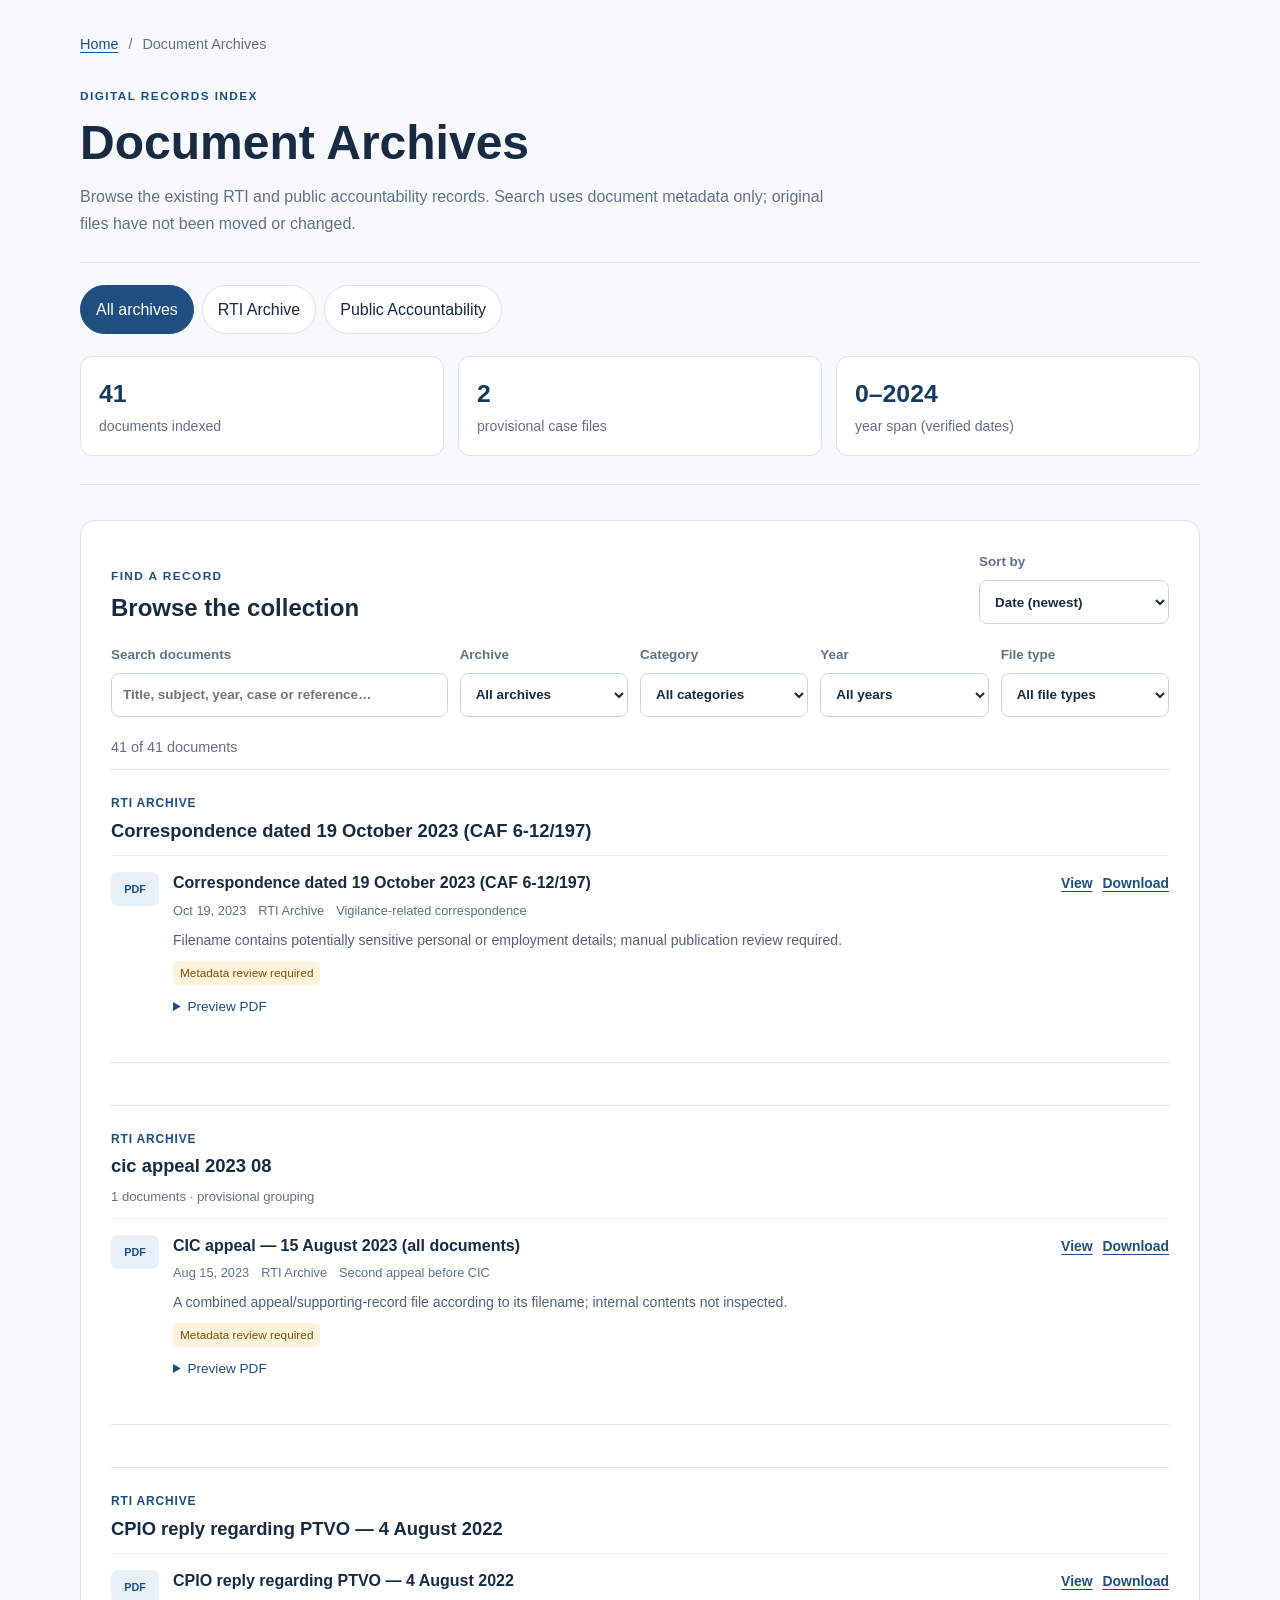
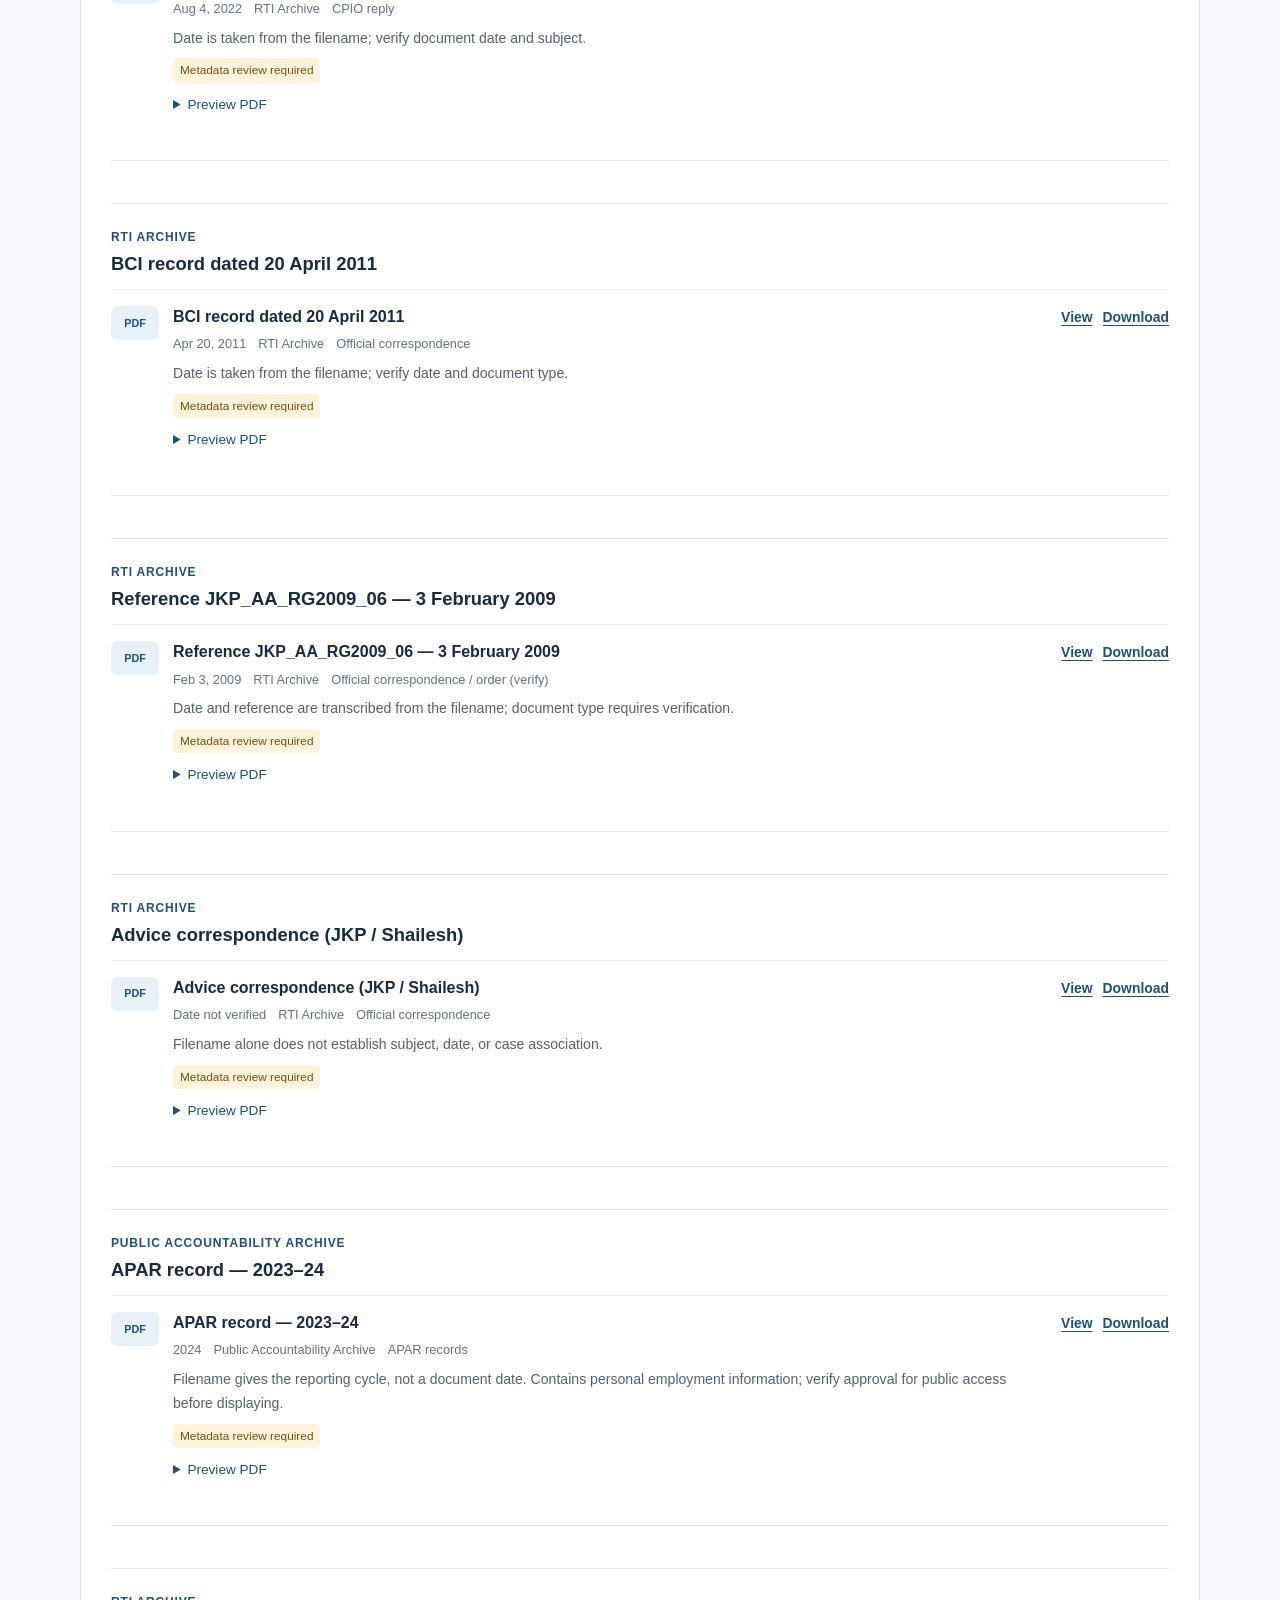
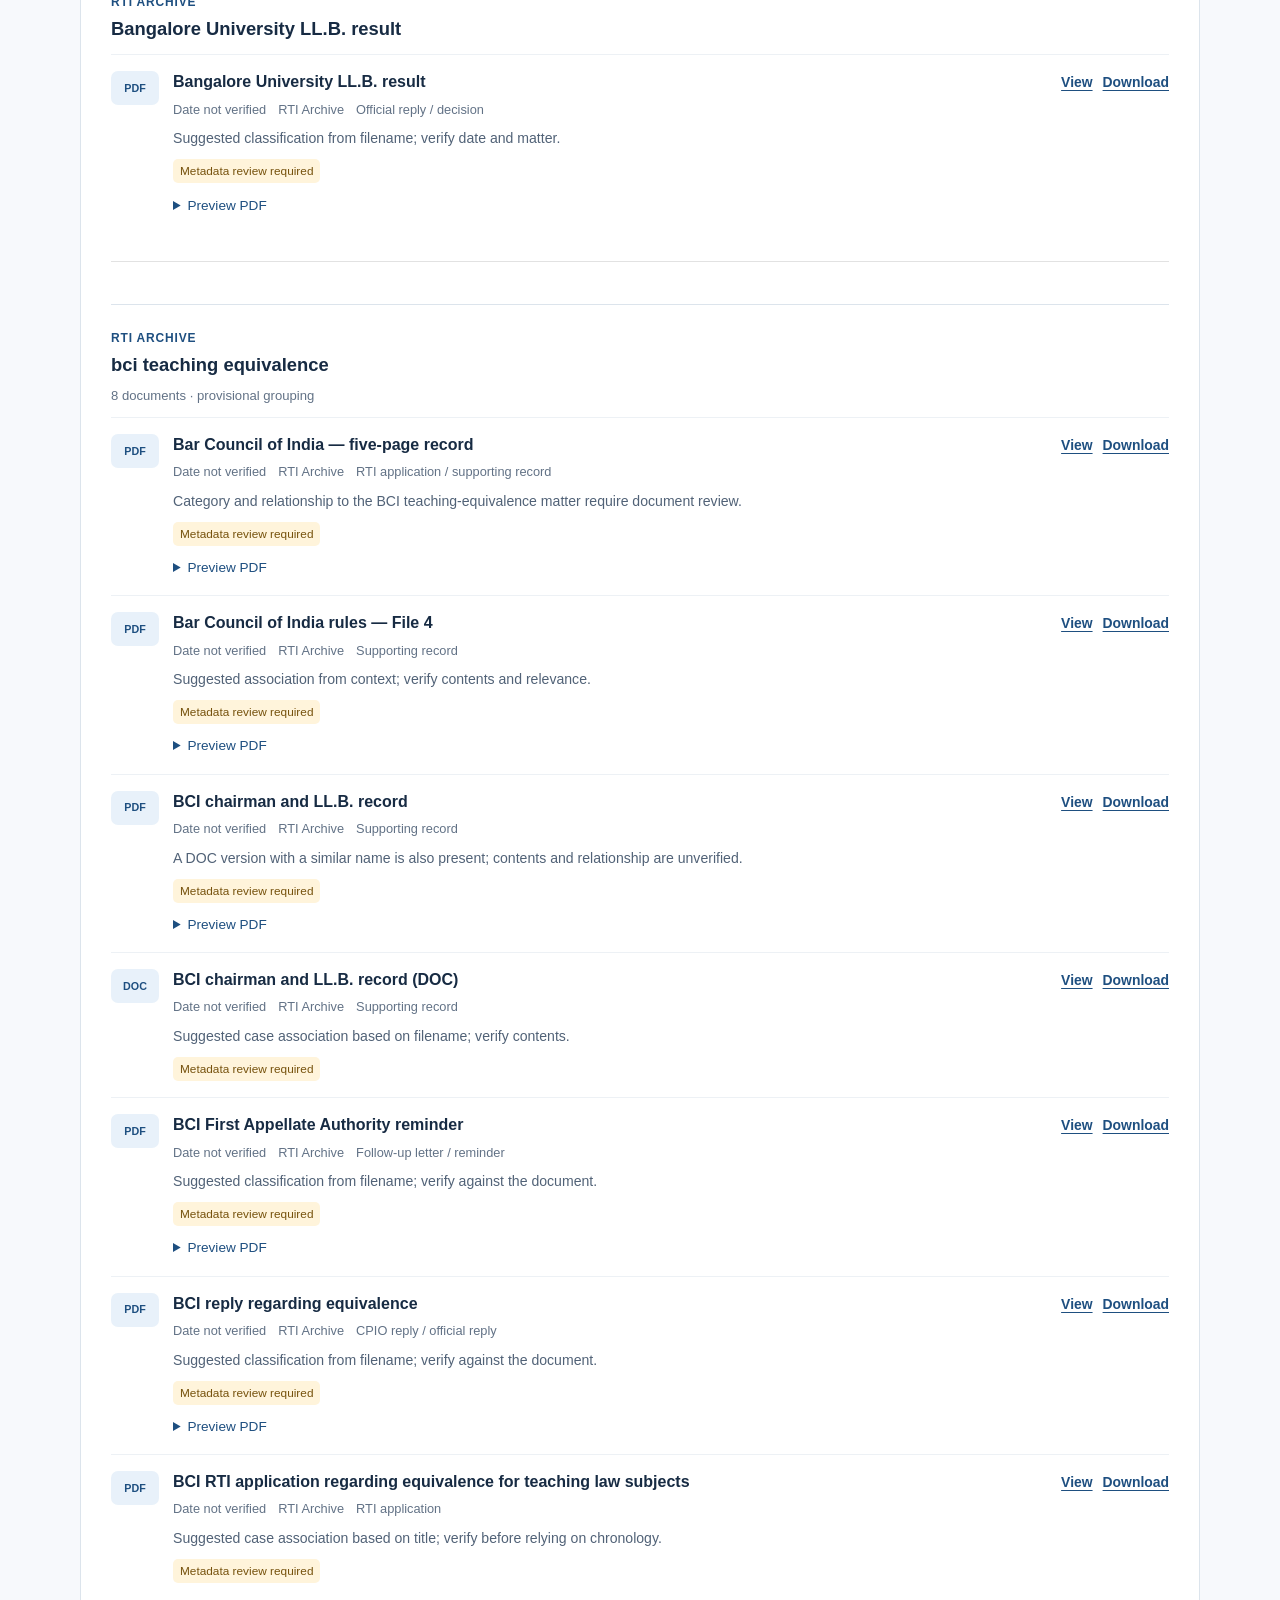
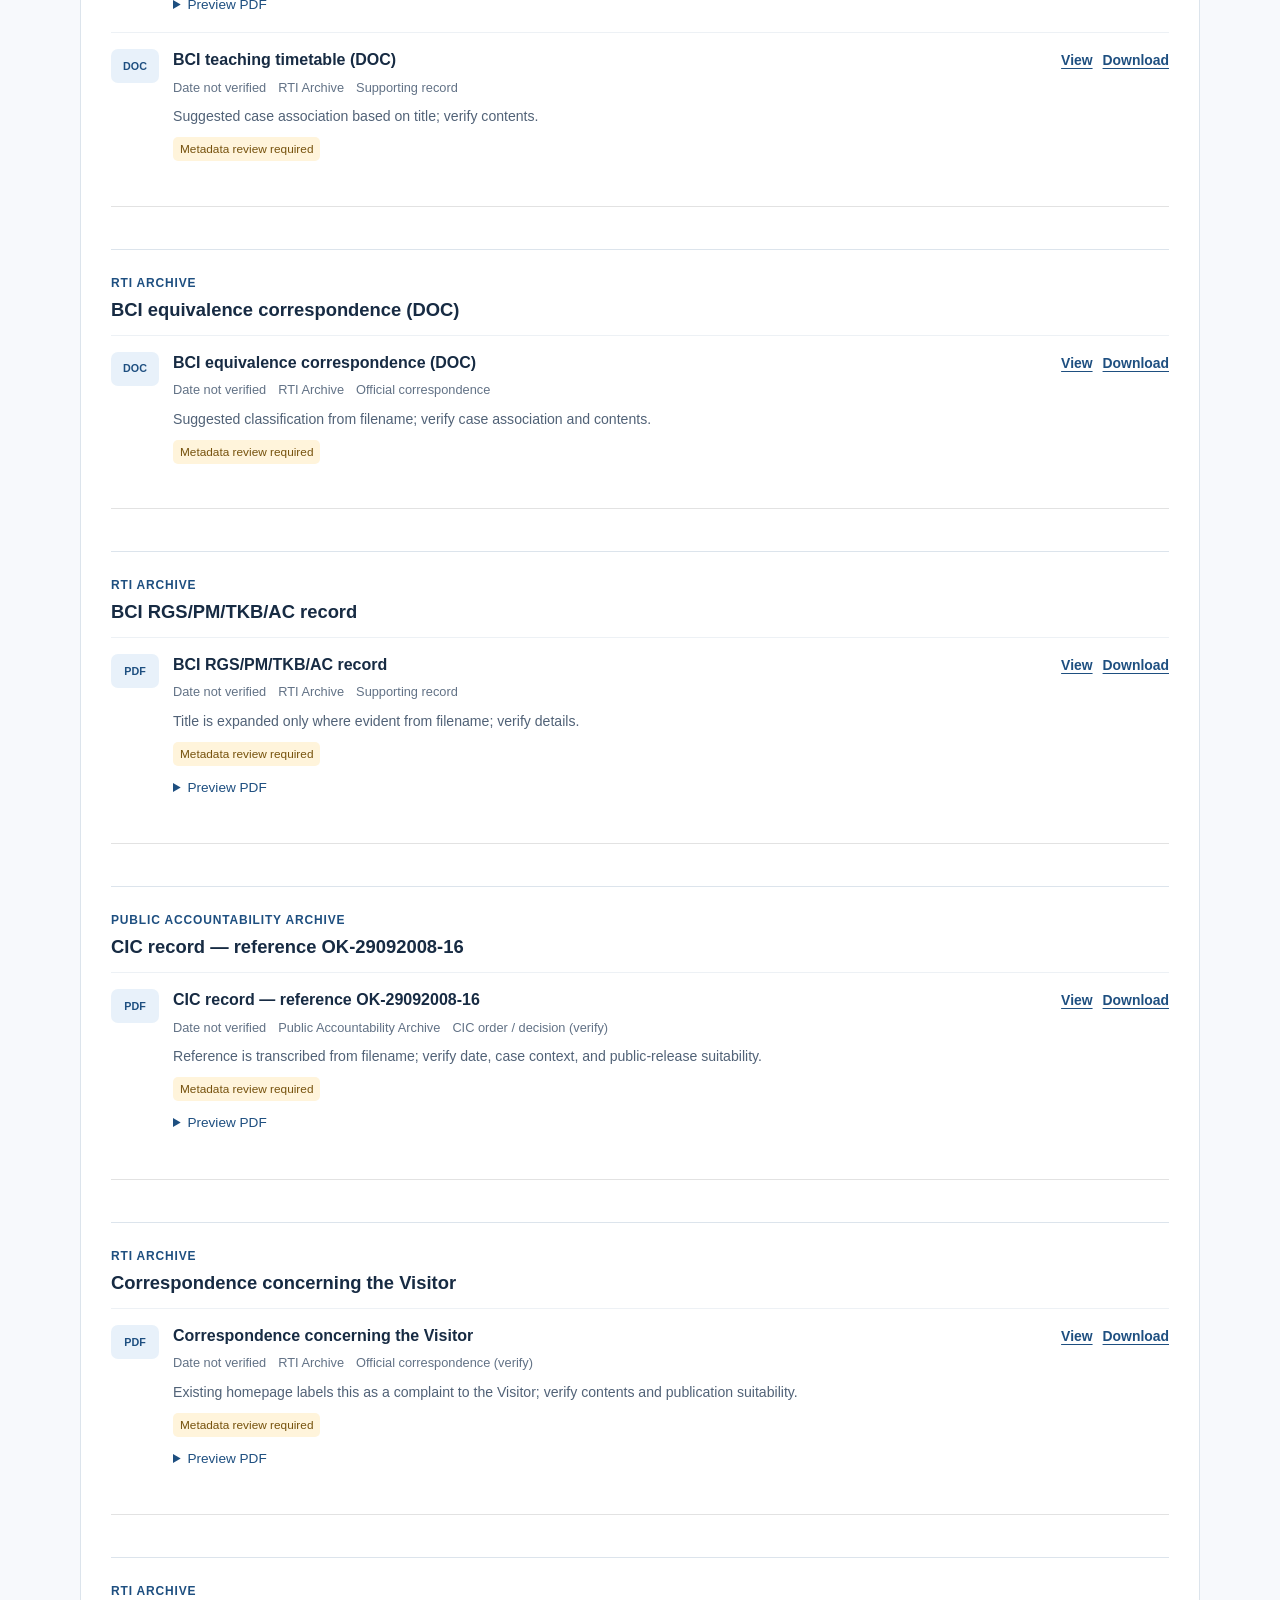
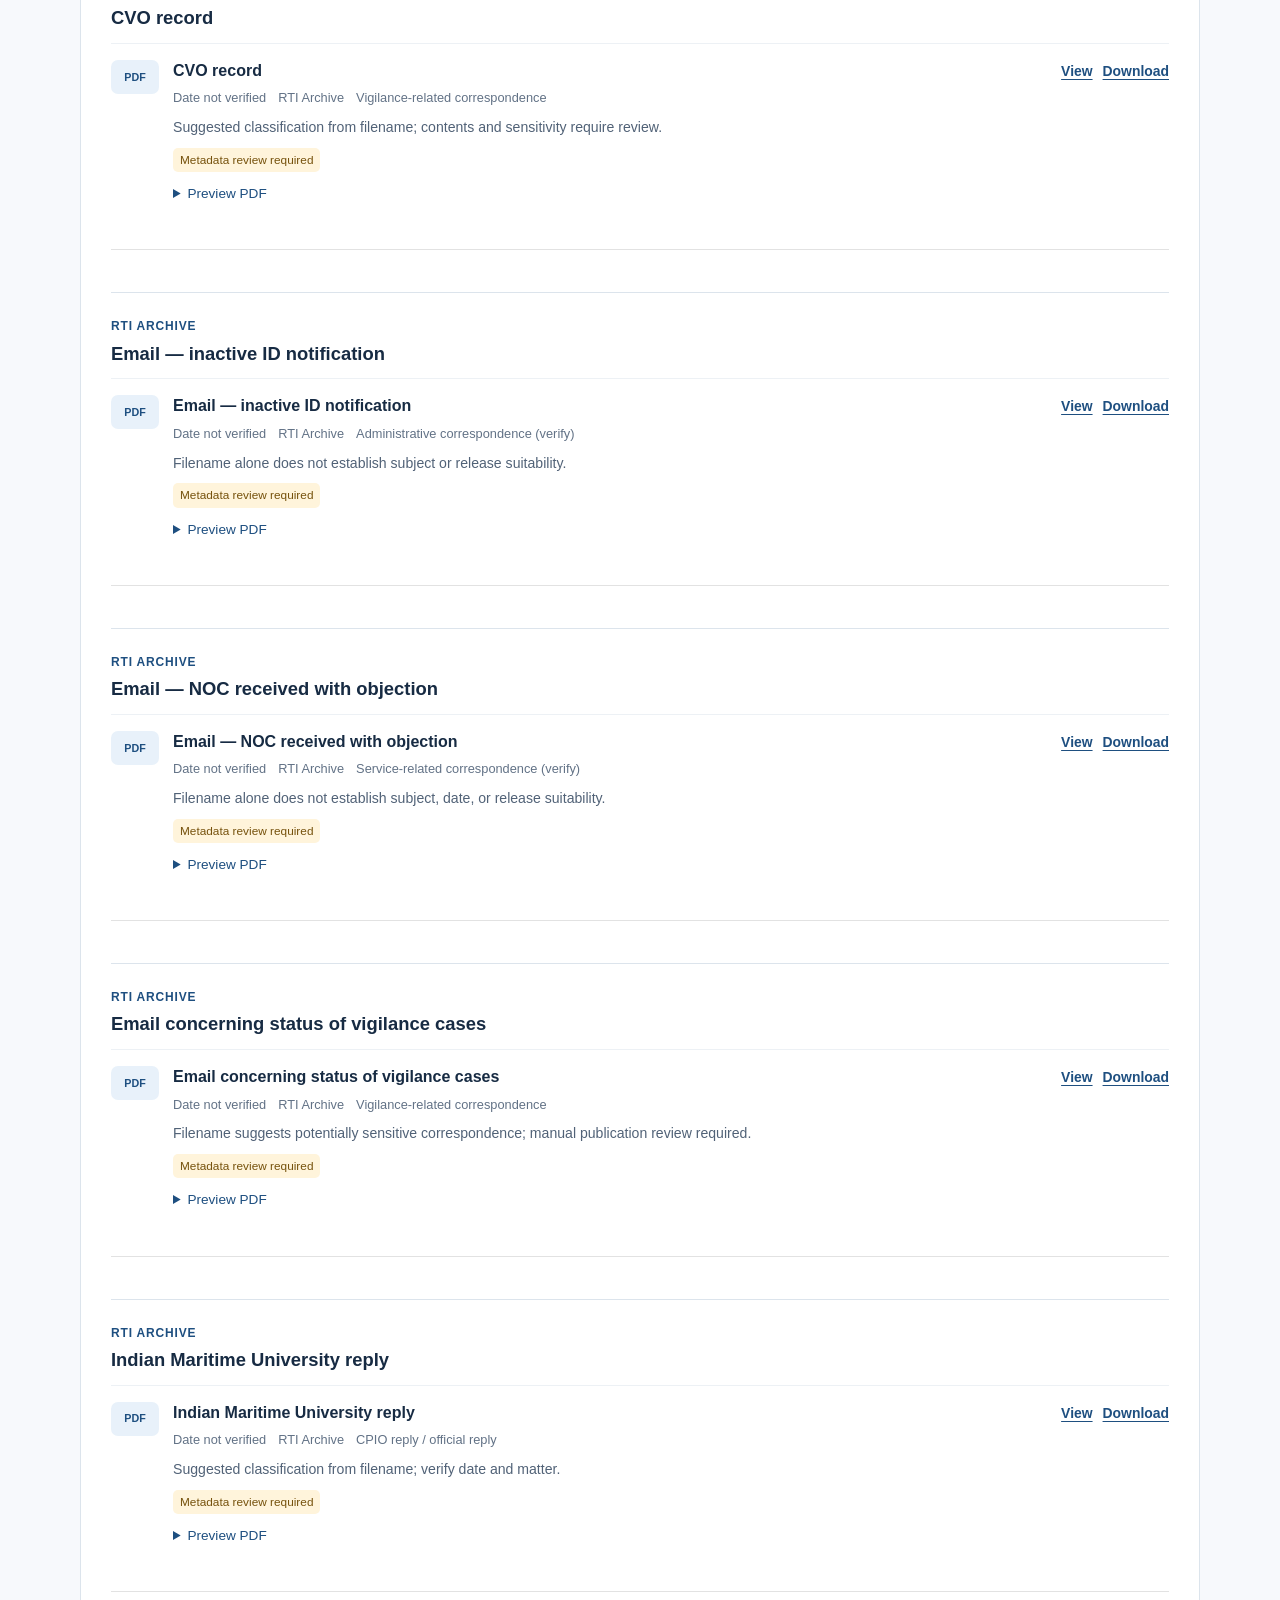
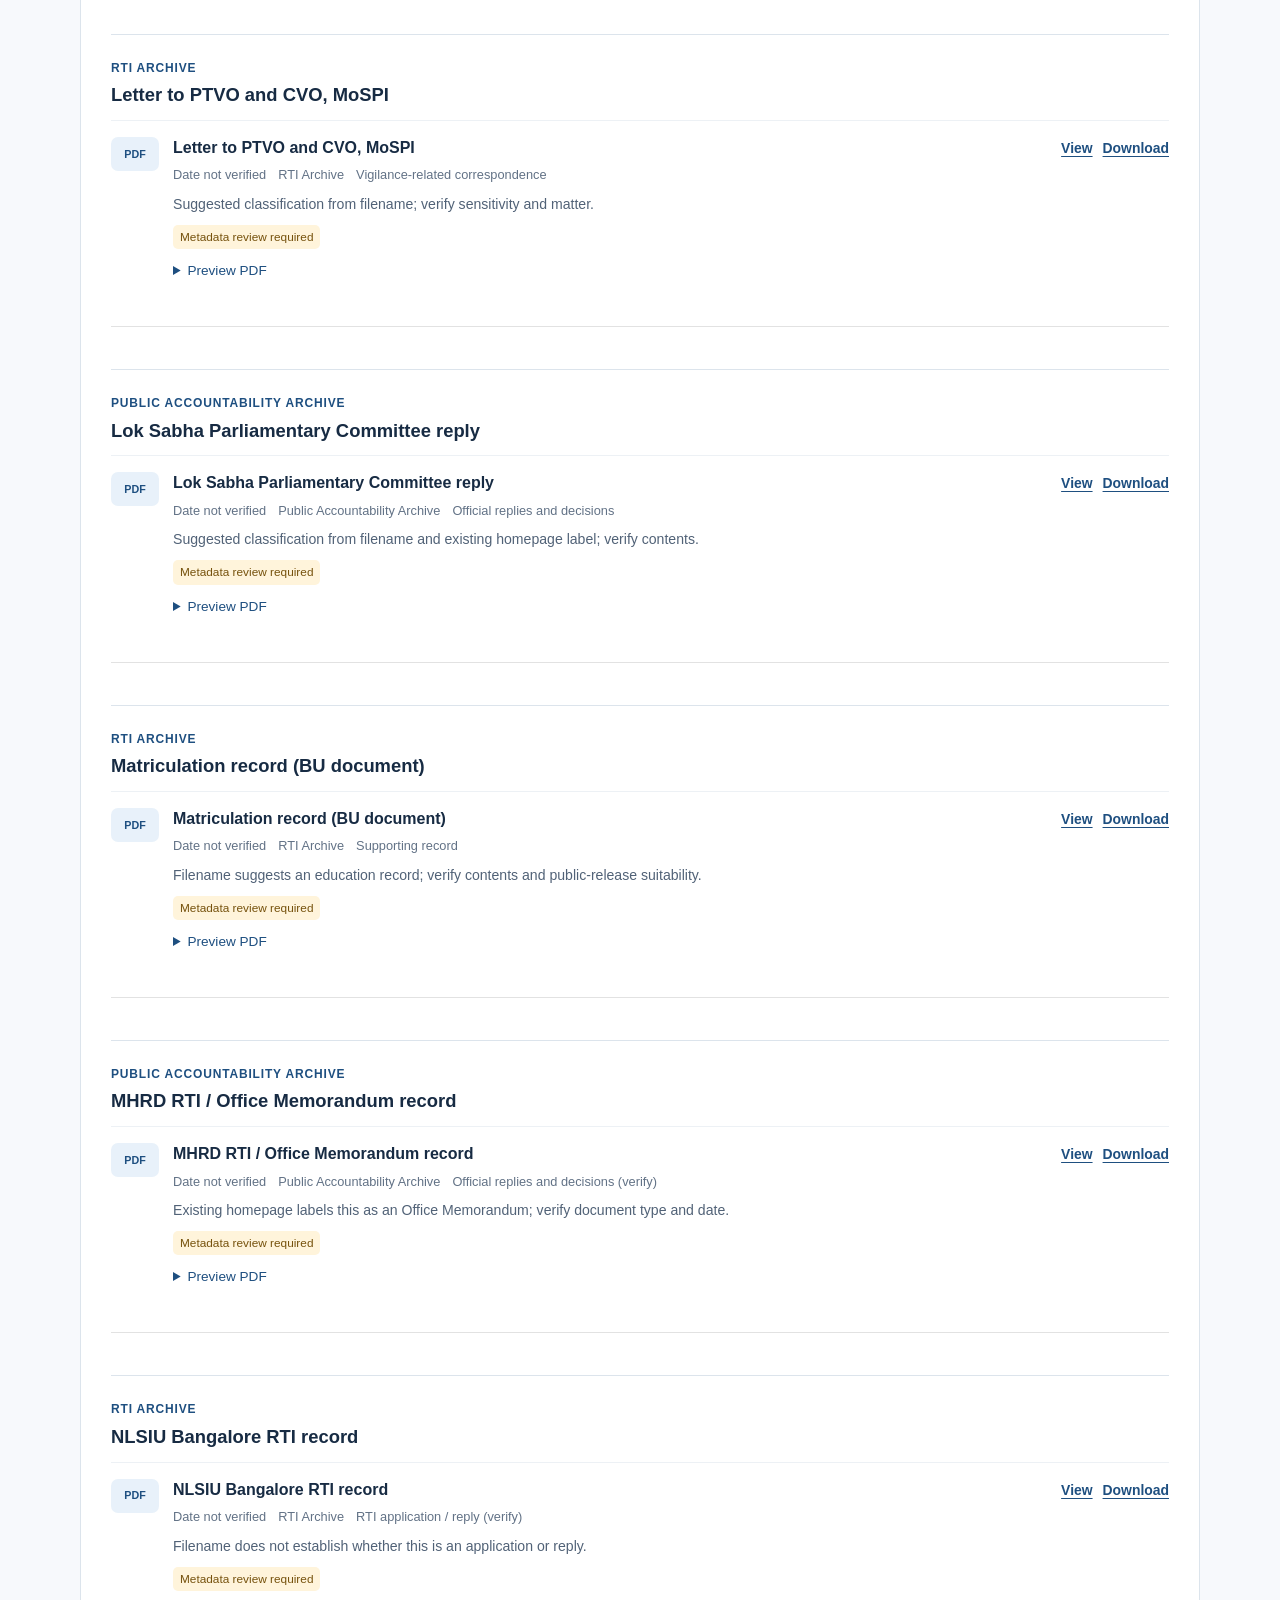
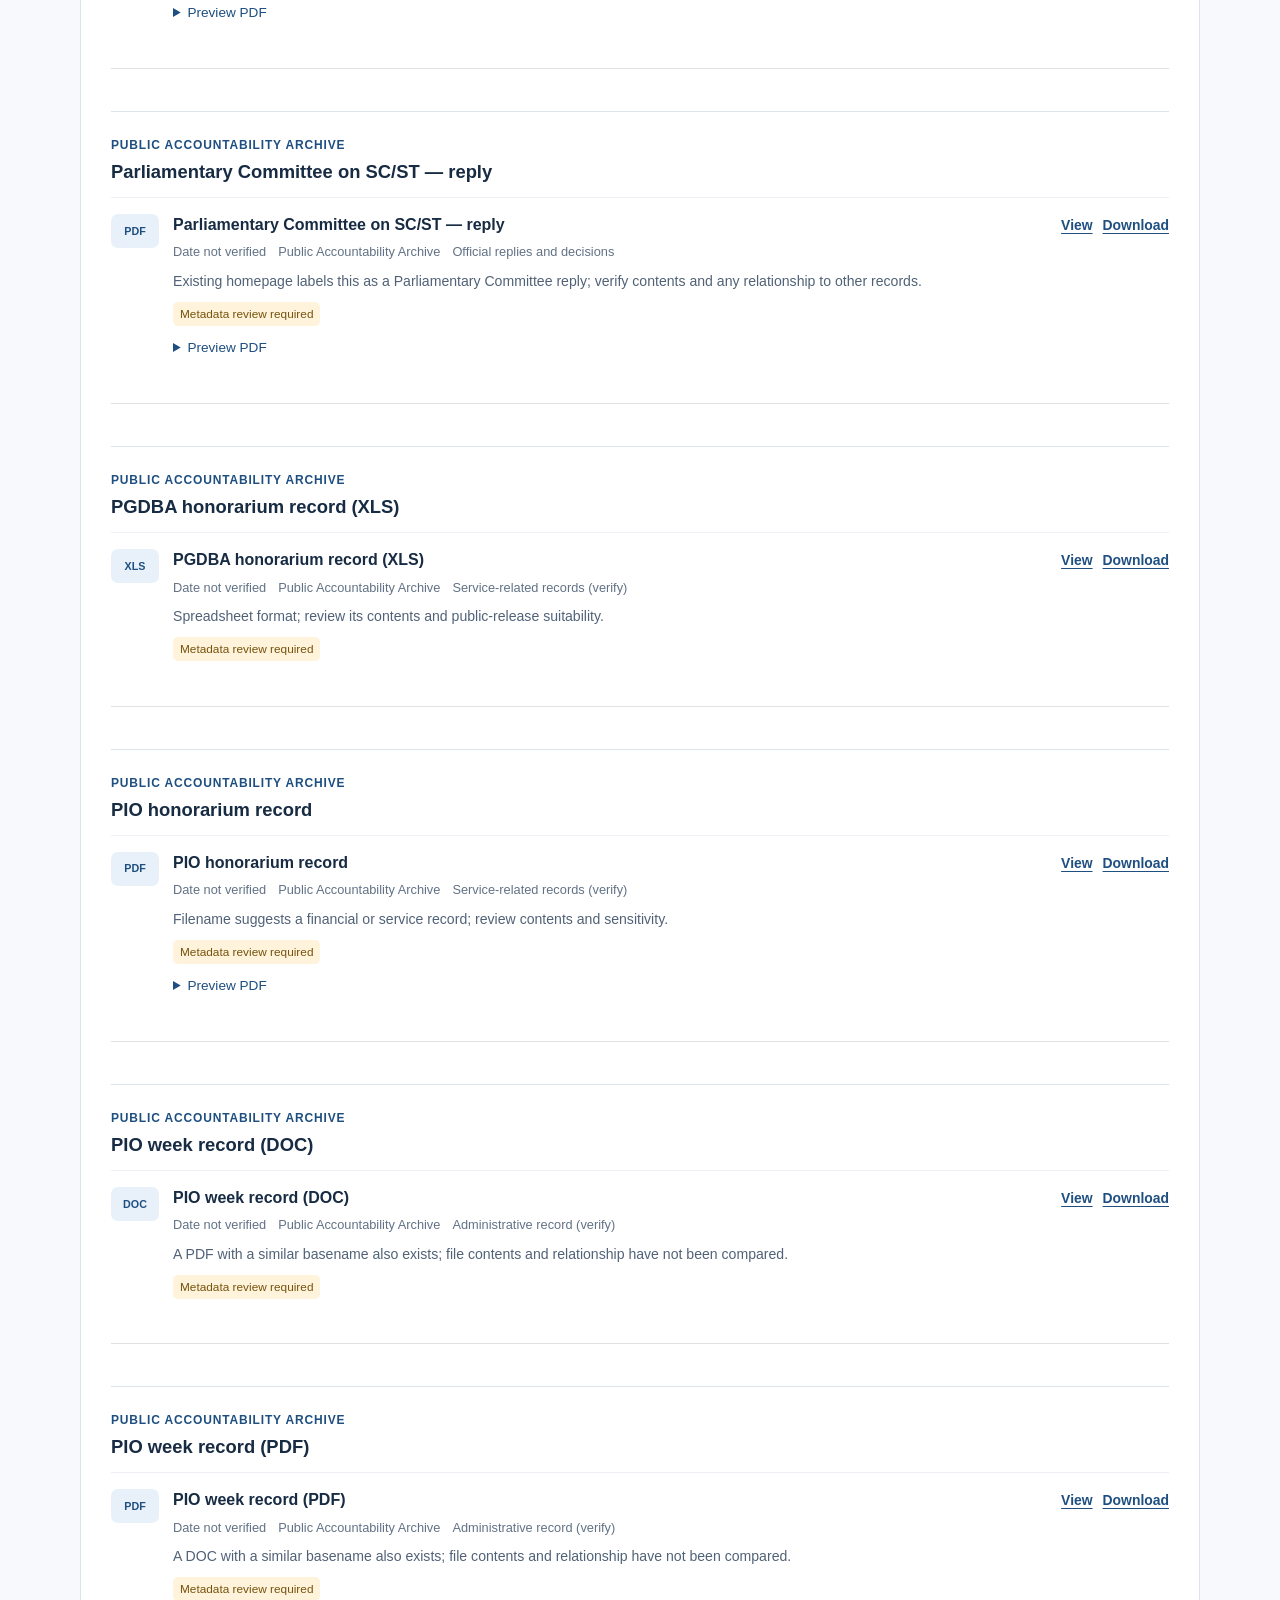
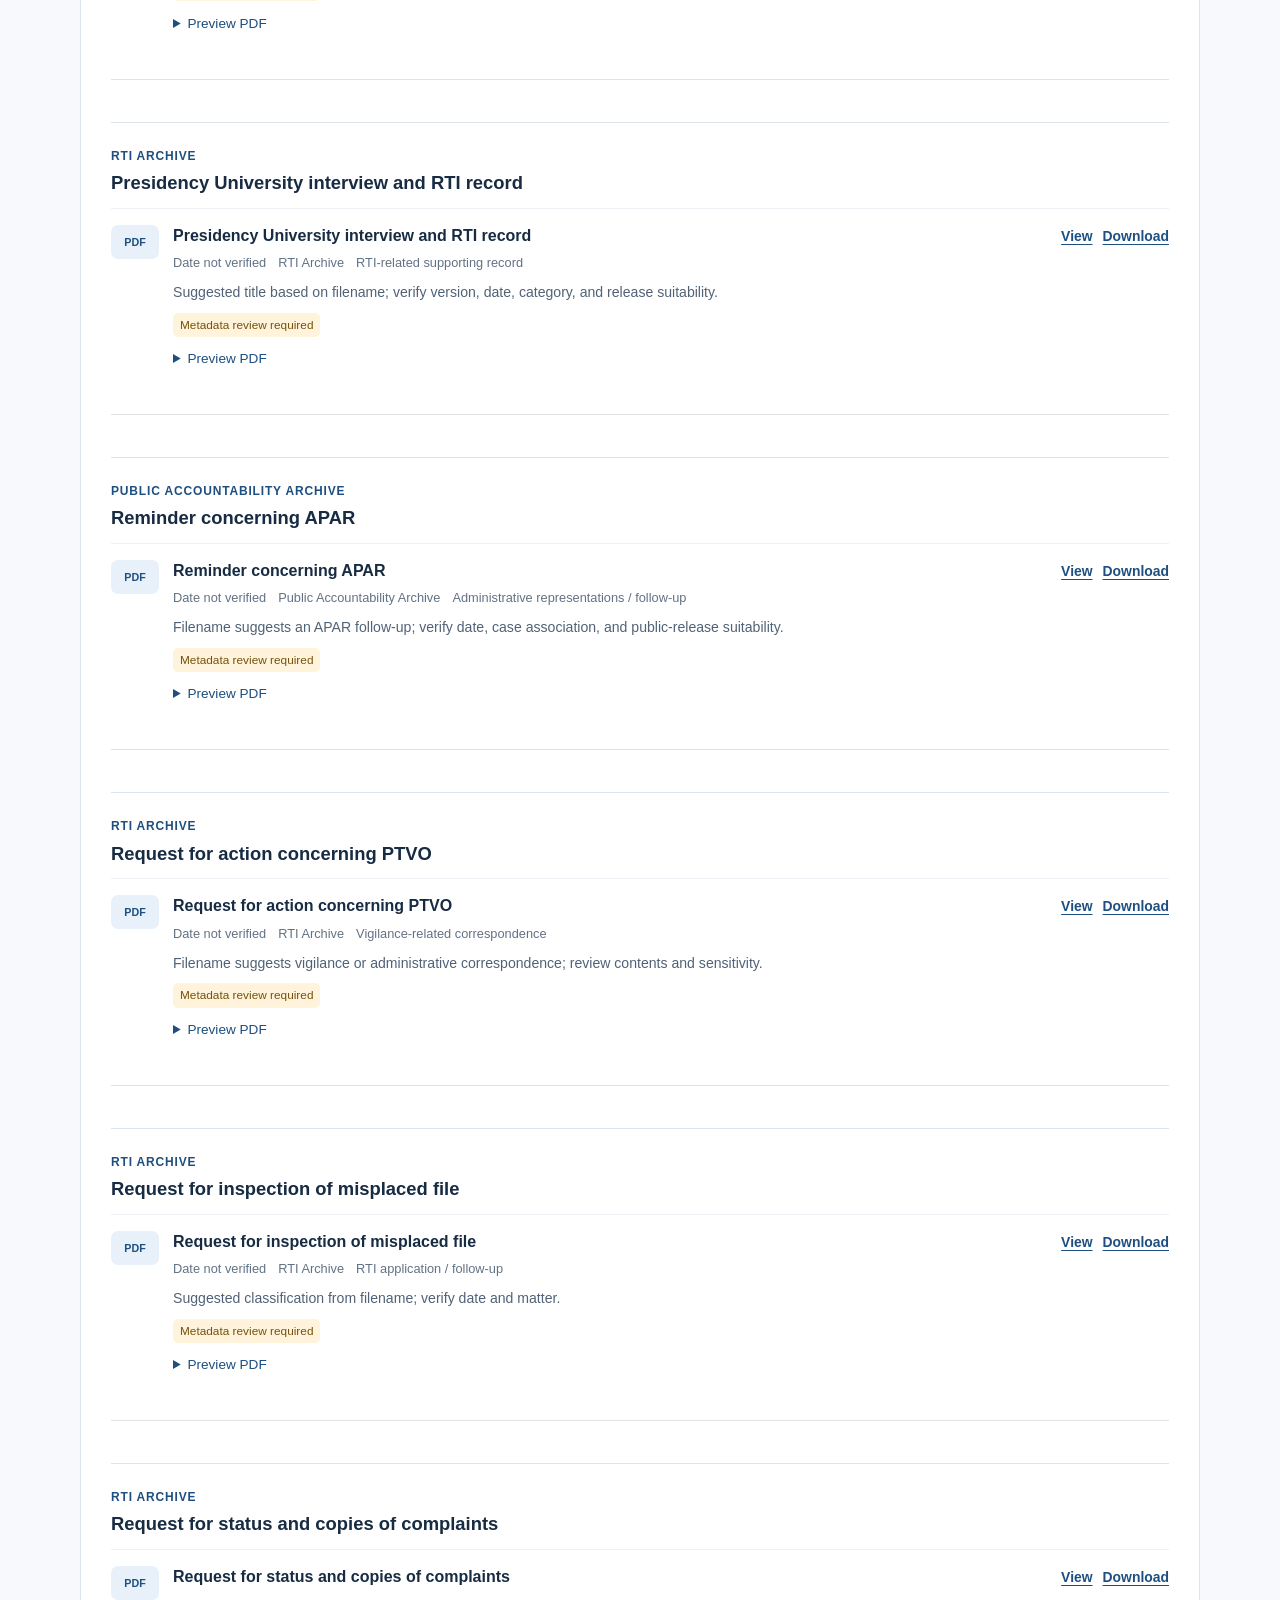
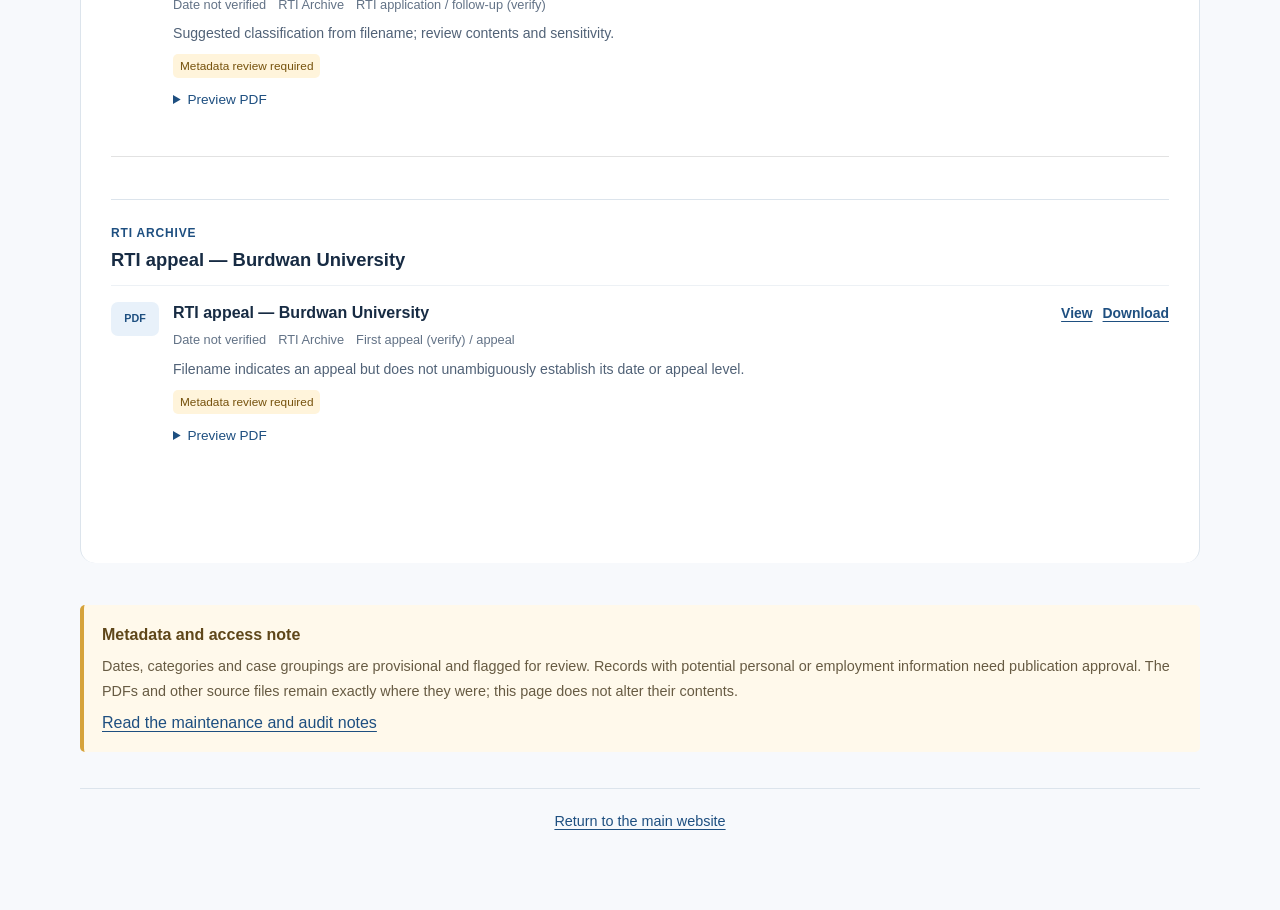
<file: archives.html>
<!DOCTYPE html>
<html lang="en">
<head>
  <meta charset="UTF-8">
  <meta name="viewport" content="width=device-width, initial-scale=1">
  <meta name="description" content="Search and browse the existing RTI and public accountability records. Metadata is provisional and original files remain unchanged.">
  <title>Document Archives | Dr. Jadab Kumar Pal</title>
  <link rel="stylesheet" href="styles.css">
  <link rel="stylesheet" href="archives/archive.css">
</head>
<body class="archive-site">
  <main class="archive-page">
    <nav class="archive-breadcrumb" aria-label="Breadcrumb"><a href="index.html">Home</a><span aria-hidden="true">/</span><span>Document Archives</span></nav>
    <header class="archive-heading">
      <p class="archive-kicker">Digital records index</p>
      <h1>Document Archives</h1>
      <p class="archive-intro">Browse the existing RTI and public accountability records. Search uses document metadata only; original files have not been moved or changed.</p>
    </header>
    <nav class="archive-switcher" aria-label="Choose an archive">
      <button type="button" class="archive-tab is-active" data-archive="all" aria-pressed="true">All archives</button>
      <button type="button" class="archive-tab" data-archive="RTI Archive" aria-pressed="false">RTI Archive</button>
      <button type="button" class="archive-tab" data-archive="Public Accountability Archive" aria-pressed="false">Public Accountability</button>
    </nav>
    <section class="archive-summary" aria-label="Archive statistics">
      <div><span class="stat-value" id="stat-documents">—</span><span class="stat-label">documents indexed</span></div>
      <div><span class="stat-value" id="stat-cases">—</span><span class="stat-label">provisional case files</span></div>
      <div><span class="stat-value" id="stat-years">—</span><span class="stat-label">year span (verified dates)</span></div>
    </section>
    <section class="archive-browser" aria-labelledby="browse-title">
      <div class="browser-title"><div><p class="archive-kicker">Find a record</p><h2 id="browse-title">Browse the collection</h2></div><label class="sort-control">Sort by <select id="archive-sort"><option value="date-desc">Date (newest)</option><option value="date-asc">Date (oldest)</option><option value="title-asc">Title (A–Z)</option><option value="category-asc">Category</option></select></label></div>
      <div class="archive-filters">
        <label class="search-control"><span>Search documents</span><input id="archive-search" type="search" placeholder="Title, subject, year, case or reference…" autocomplete="off"></label>
        <label><span>Archive</span><select id="filter-archive"><option value="">All archives</option></select></label>
        <label><span>Category</span><select id="filter-category"><option value="">All categories</option></select></label>
        <label><span>Year</span><select id="filter-year"><option value="">All years</option></select></label>
        <label><span>File type</span><select id="filter-type"><option value="">All file types</option></select></label>
      </div>
      <p id="results-count" class="results-count" aria-live="polite">Loading archive index…</p>
      <div id="archive-results" class="archive-results" aria-live="polite"></div>
    </section>
    <aside class="review-note"><strong>Metadata and access note</strong><p>Dates, categories and case groupings are provisional and flagged for review. Records with potential personal or employment information need publication approval. The PDFs and other source files remain exactly where they were; this page does not alter their contents.</p><a href="archives/README.md">Read the maintenance and audit notes</a></aside>
    <footer class="archive-footer"><a href="index.html">Return to the main website</a></footer>
  </main>
  <script src="archives/archive.js" defer></script>
</body>
</html>
</file>
<file: styles.css>
:root {
    --text: #000000;
    --heading: #000000;
    --muted: #000000;
    --link: #000000;
    --border: #E2E2E2;
    --sidebar-bg: #F8F4A6;
    --page-bg: #FFFFFF;
    --hover-bg: #A6B07E;
}

* {
    box-sizing: border-box;
    margin: 0;
    padding: 0;
}

html {
    scroll-behavior: smooth;
    scroll-padding-top: 24px;
}


body {
    font-family: Arial, Helvetica, sans-serif;
    background: var(--page-bg);
    color: #000000;
    line-height: 1.7;
    font-size: 16px;
}

/* Sidebar */
.sidebar {
    position: fixed;
    top: 0;
    left: 0;
    width: 260px;
    height: 100vh;
    padding: 32px 22px;
    background: var(--sidebar-bg);
    border-right: 1px solid var(--border);
    overflow-y: auto;
}

.profile {
    text-align: center;
    margin-bottom: 32px;
}

.profile img {
    width: 150px;
    height: 150px;
    border-radius: 50%;
    object-fit: cover;
    display: block;
    margin: 0 auto 16px;
    border: 1px solid #330036;
}

.training-photo {
    width: 100%;
    margin: 0 0 30px 0;
}

.training-photo img {
    display: block;
    width: 100%;
    max-width: 100%;
    height: auto;
    object-fit: contain;
    border: 1px solid #e0e0e0;
    border-radius: 8px;
    box-shadow: 0 3px 10px rgba(0, 0, 0, 0.08);
}

.profile h2 {
    font-size: 20px;
    font-weight: 700;
    line-height: 1.4;
    color: #000000;
    margin-bottom: 6px;
}

.profile p {
    font-size: 13px;
    color: #000000;
    line-height: 1.5;
}

/* Navigation */
.navigation {
    display: flex;
    flex-direction: column;
    gap: 4px;
}

.navigation a {
    display: block;
    padding: 9px 12px;
    text-decoration: none;
    color: #000000;
    font-size: 14px;
    border-radius: 4px;
    transition: background-color 0.2s ease;
}

.navigation a:hover,
.navigation a:focus-visible {
    background: var(--hover-bg);
    color: #000000;
    outline: none;
}

/* Main content */
.content {
    margin-left: 260px;
    max-width: 1100px;
    padding: 42px 56px;
}

section {
    margin-bottom: 42px;
    padding-bottom: 28px;
    border-bottom: 1px solid var(--border);
    background: transparent;
    border-radius: 0;
    box-shadow: none;
}

section:last-of-type {
    border-bottom: none;
}

h1 {
    font-size: 34px;
    line-height: 1.25;
    font-weight: 700;
    color: #000000;
    margin-bottom: 18px;
}

h2 {
    font-size: 24px;
    line-height: 1.35;
    font-weight: 700;
    color: #000000;
    margin-bottom: 20px;
}

h3 {
    font-size: 18px;
    line-height: 1.4;
    font-weight: 700;
    color: #000000;
    margin-top: 22px;
    margin-bottom: 8px;
}

p {
    color: #000000;
    margin-bottom: 14px;
    text-align: justify;
}

.eyebrow {
    font-size: 12px;
    text-transform: uppercase;
    letter-spacing: 1.5px;
    color: #000000;
    font-weight: 700;
    margin-bottom: 10px;
}

/* Lists */
ul,
ol {
    padding-left: 24px;
    margin: 10px 0 18px;
}

li {
    color: #000000;
    margin-bottom: 8px;
    padding-left: 3px;
    text-align: justify;
}

li::marker {
    color: #000000;
}

/* Links */
a {
    color: #000000;
    text-decoration: underline;
    text-underline-offset: 3px;
}

a:hover {
    color: #000000;
}

/* Footer */
footer {
    margin-top: 36px;
    padding: 20px 0;
    border-top: 1px solid var(--border);
    color: #000000;
    text-align: center;
    font-size: 13px;
}

/* Ensure all text remains black */
.content *,
.sidebar * {
    color: #000000;
}

/* Tablet */
@media (max-width: 1050px) {
    .sidebar {
        width: 225px;
        padding: 28px 16px;
    }

    .content {
        margin-left: 225px;
        padding: 36px 32px;
    }

    h1 {
        font-size: 30px;
    }
}

/* Mobile */
@media (max-width: 650px) {
    .sidebar {
        position: relative;
        width: 100%;
        height: auto;
        padding: 24px 18px;
        border-right: none;
        border-bottom: 1px solid var(--border);
    }

    .profile {
        margin-bottom: 20px;
    }

    .profile img {
        width: 105px;
        height: 105px;
    }

    .navigation {
        display: grid;
        grid-template-columns: repeat(2, minmax(0, 1fr));
        gap: 4px;
    }

    .navigation a {
        font-size: 13px;
        padding: 8px;
    }

    .content {
        margin-left: 0;
        padding: 28px 20px;
    }

    section {
        margin-bottom: 30px;
        padding-bottom: 22px;
    }

    h1 {
        font-size: 28px;
    }

    h2 {
        font-size: 22px;
    }
}

/* Print */
@media print {
    .sidebar {
        display: none;
    }

    .content {
        margin-left: 0;
        max-width: none;
        padding: 0;
    }

    section {
        break-inside: avoid;
    }

    body {
        background: #FFFFFF;
        color: #000000;
    }
}

@media (prefers-reduced-motion: reduce) {
    html {
        scroll-behavior: auto;
    }

    * {
        transition: none !important;
    }
}





/* ==========================================================================
   Digital Document Repository Styles (RTI & Public Accountability Archives)
   ========================================================================== */

:root {
    --repo-primary: #1e3a8a;
    --repo-primary-hover: #172554;
    --repo-primary-light: #eff6ff;
    --repo-accent-border: #bfdbfe;
    --repo-surface: #ffffff;
    --repo-surface-alt: #f8fafc;
    --repo-border: #cbd5e1;
    --repo-text-main: #0f172a;
    --repo-text-muted: #475569;
    --repo-pdf-red: #991b1b;
    --repo-pdf-bg: #fef2f2;
    --repo-other-blue: #1e40af;
    --repo-other-bg: #eff6ff;
}

.sr-only {
    position: absolute;
    width: 1px;
    height: 1px;
    padding: 0;
    margin: -1px;
    overflow: hidden;
    clip: rect(0, 0, 0, 0);
    border: 0;
}

/* Global Archive Overview Banner */
.repo-overview-banner {
    background: linear-gradient(135deg, #f8fafc 0%, #eff6ff 100%);
    border: 1px solid var(--repo-accent-border);
    border-left: 5px solid var(--repo-primary);
    border-radius: 8px;
    padding: 24px 28px;
}

.repo-overview-header {
    display: flex;
    justify-content: space-between;
    align-items: flex-start;
    gap: 20px;
    flex-wrap: wrap;
    margin-bottom: 18px;
}

.content .repo-eyebrow {
    display: inline-block;
    font-size: 11px;
    font-weight: 700;
    text-transform: uppercase;
    letter-spacing: 1.2px;
    color: var(--repo-primary);
    margin-bottom: 4px;
}

.content .repo-overview-title {
    margin-bottom: 6px;
    color: var(--repo-text-main);
}

.content .repo-overview-desc {
    color: var(--repo-text-muted);
    margin-bottom: 0;
    text-align: left;
    max-width: 620px;
}

.repo-Global-Stats {
    display: flex;
    gap: 12px;
    flex-wrap: wrap;
}

.stat-pill {
    background: #ffffff;
    border: 1px solid var(--repo-border);
    border-radius: 6px;
    padding: 8px 14px;
    text-align: center;
    min-width: 110px;
}

.content .stat-value {
    display: block;
    font-size: 18px;
    font-weight: 700;
    color: var(--repo-primary);
    line-height: 1.2;
}

.content .stat-label {
    display: block;
    font-size: 11px;
    color: var(--repo-text-muted);
}

.repo-quick-cards {
    display: grid;
    grid-template-columns: repeat(auto-fit, minmax(260px, 1fr));
    gap: 14px;
}

.content .repo-quick-card {
    display: block;
    background: #ffffff;
    border: 1px solid var(--repo-border);
    border-radius: 6px;
    padding: 14px 18px;
    text-decoration: none;
    transition: border-color 0.15s ease, box-shadow 0.15s ease;
}

.content .repo-quick-card:hover {
    border-color: var(--repo-primary);
    box-shadow: 0 3px 10px rgba(30, 58, 138, 0.08);
}

.content .quick-card-title {
    font-weight: 700;
    font-size: 15px;
    color: var(--repo-primary);
    margin-bottom: 4px;
}

.content .quick-card-meta {
    font-size: 13px;
    color: var(--repo-text-muted);
    line-height: 1.45;
}

/* Breadcrumb & Header */
.repo-breadcrumb {
    display: flex;
    align-items: center;
    gap: 8px;
    font-size: 12px;
    margin-bottom: 12px;
}

.content .repo-breadcrumb a {
    color: var(--repo-primary);
    text-decoration: none;
}

.content .repo-breadcrumb a:hover {
    text-decoration: underline;
}

.content .breadcrumb-current {
    color: var(--repo-text-muted);
    font-weight: 600;
}

.content .repo-badge {
    display: inline-block;
    background: var(--repo-primary-light);
    color: var(--repo-primary);
    border: 1px solid var(--repo-accent-border);
    font-size: 11px;
    font-weight: 700;
    text-transform: uppercase;
    letter-spacing: 0.8px;
    padding: 3px 10px;
    border-radius: 4px;
    margin-bottom: 8px;
}

.content .repo-subtitle {
    color: var(--repo-text-muted);
    font-size: 14.5px;
    margin-top: -12px;
    margin-bottom: 18px;
    text-align: left;
}

/* Statistics Row */
.repo-stats-grid {
    display: grid;
    grid-template-columns: repeat(4, minmax(0, 1fr));
    gap: 12px;
    margin-bottom: 18px;
}

.repo-stat-card {
    background: var(--repo-surface-alt);
    border: 1px solid var(--repo-border);
    border-radius: 6px;
    padding: 12px 16px;
}

.content .repo-stat-num {
    font-size: 20px;
    font-weight: 700;
    color: var(--repo-primary);
    line-height: 1.2;
}

.content .repo-stat-lbl {
    font-size: 12px;
    color: var(--repo-text-muted);
    margin-top: 2px;
}

/* Controls Panel */
.repo-controls-panel {
    background: var(--repo-surface-alt);
    border: 1px solid var(--repo-border);
    border-radius: 8px;
    padding: 18px;
    margin-bottom: 14px;
}

.repo-search-row {
    display: flex;
    gap: 12px;
    flex-wrap: wrap;
    margin-bottom: 14px;
}

.repo-search-input-wrap {
    flex: 1 1 320px;
}

.repo-search-input {
    width: 100%;
    padding: 10px 14px;
    font-size: 14px;
    border: 1px solid var(--repo-border);
    border-radius: 6px;
    background: #ffffff;
    color: var(--repo-text-main);
}

.repo-search-input:focus {
    outline: 2px solid var(--repo-primary);
    border-color: var(--repo-primary);
}

.repo-view-toggle {
    display: inline-flex;
    border: 1px solid var(--repo-border);
    border-radius: 6px;
    overflow: hidden;
    background: #ffffff;
}

.content .view-btn {
    border: none;
    background: transparent;
    padding: 9px 14px;
    font-size: 13px;
    font-weight: 600;
    color: var(--repo-text-muted);
    cursor: pointer;
    transition: background 0.15s ease, color 0.15s ease;
}

.content .view-btn.active {
    background: var(--repo-primary);
    color: #ffffff;
}

.repo-filters-row {
    display: grid;
    grid-template-columns: repeat(4, minmax(0, 1fr));
    gap: 12px;
    margin-bottom: 14px;
}

.filter-group label {
    display: block;
    font-size: 11.5px;
    font-weight: 700;
    text-transform: uppercase;
    letter-spacing: 0.5px;
    color: var(--repo-text-muted);
    margin-bottom: 4px;
}

.filter-group select {
    width: 100%;
    padding: 8px 10px;
    font-size: 13.5px;
    border: 1px solid var(--repo-border);
    border-radius: 5px;
    background: #ffffff;
    color: var(--repo-text-main);
}

/* Year Pills */
.repo-pills-row {
    display: flex;
    align-items: center;
    flex-wrap: wrap;
    gap: 6px;
    padding-top: 10px;
    border-top: 1px solid #e2e8f0;
}

.content .pills-label {
    font-size: 12px;
    font-weight: 700;
    color: var(--repo-text-muted);
    margin-right: 4px;
}

.content .year-pill {
    border: 1px solid var(--repo-border);
    background: #ffffff;
    color: var(--repo-text-main);
    font-size: 12px;
    font-weight: 600;
    padding: 4px 10px;
    border-radius: 999px;
    cursor: pointer;
}

.content .year-pill.active {
    background: var(--repo-primary);
    border-color: var(--repo-primary);
    color: #ffffff;
}

.unlinked-toggle {
    margin-left: auto;
    display: inline-flex;
    align-items: center;
    gap: 6px;
    font-size: 12px;
    cursor: pointer;
}

/* Results Bar */
.repo-results-bar {
    display: flex;
    justify-content: space-between;
    align-items: center;
    font-size: 13px;
    margin-bottom: 12px;
    padding: 0 4px;
}

.content .link-btn {
    background: none;
    border: none;
    color: var(--repo-primary);
    font-size: 12.5px;
    font-weight: 600;
    cursor: pointer;
    text-decoration: underline;
}

/* Case File Accordion Cards */
.repo-case-card {
    border: 1px solid var(--repo-border);
    border-radius: 8px;
    background: #ffffff;
    margin-bottom: 16px;
    overflow: hidden;
    box-shadow: 0 1px 3px rgba(15, 23, 42, 0.04);
}

.repo-case-card.expanded {
    border-color: #93c5fd;
}

.repo-case-header {
    display: flex;
    justify-content: space-between;
    align-items: flex-start;
    gap: 16px;
    padding: 16px 20px;
    background: var(--repo-surface-alt);
    cursor: pointer;
    user-select: none;
}

.repo-case-header:hover {
    background: #f1f5f9;
}

.repo-case-meta-top {
    display: flex;
    flex-wrap: wrap;
    align-items: center;
    gap: 8px;
    margin-bottom: 6px;
}

.content .case-id-badge {
    background: var(--repo-primary);
    color: #ffffff;
    font-size: 11px;
    font-weight: 700;
    padding: 2px 8px;
    border-radius: 4px;
}

.content .case-year-badge {
    background: #e2e8f0;
    color: var(--repo-text-main);
    font-size: 11px;
    font-weight: 700;
    padding: 2px 8px;
    border-radius: 4px;
}

.content .case-cat-badge {
    background: var(--repo-primary-light);
    color: var(--repo-primary);
    border: 1px solid var(--repo-accent-border);
    font-size: 11px;
    font-weight: 600;
    padding: 2px 8px;
    border-radius: 4px;
}

.content .case-ref-num {
    font-size: 12px;
    color: var(--repo-text-muted);
    font-family: monospace;
}

.content .repo-case-title {
    margin: 0 0 6px 0;
    font-size: 17px;
    color: var(--repo-text-main);
}

.content .repo-case-desc {
    margin: 0;
    font-size: 13.5px;
    color: var(--repo-text-muted);
    text-align: left;
    line-height: 1.5;
}

.repo-case-right {
    display: flex;
    align-items: center;
    gap: 10px;
    flex-shrink: 0;
}

.content .case-doc-count {
    font-size: 12px;
    font-weight: 700;
    color: var(--repo-primary);
    background: #ffffff;
    border: 1px solid var(--repo-border);
    padding: 4px 10px;
    border-radius: 999px;
}

.content .case-chevron {
    display: inline-flex;
    align-items: center;
    justify-content: center;
    width: 26px;
    height: 26px;
    border-radius: 4px;
    background: #ffffff;
    border: 1px solid var(--repo-border);
    font-weight: 700;
    font-size: 16px;
    color: var(--repo-primary);
}

.repo-case-body {
    padding: 16px 20px;
    border-top: 1px solid var(--repo-border);
    background: #ffffff;
}

.content .case-chronology-header {
    font-size: 11px;
    font-weight: 700;
    text-transform: uppercase;
    letter-spacing: 0.8px;
    color: var(--repo-text-muted);
    margin-bottom: 12px;
}

.repo-timeline-list {
    border-left: 2px solid #cbd5e1;
    padding-left: 16px;
    margin-left: 6px;
}

/* Individual Document Cards */
.repo-doc-card {
    display: flex;
    align-items: flex-start;
    justify-content: space-between;
    gap: 16px;
    padding: 14px 16px;
    border: 1px solid #e2e8f0;
    border-radius: 6px;
    background: #ffffff;
    margin-bottom: 10px;
    transition: border-color 0.15s ease;
}

.repo-doc-card:last-child {
    margin-bottom: 0;
}

.repo-doc-card:hover {
    border-color: #94a3b8;
}

.repo-doc-card.doc-unlinked-review {
    background: #fffbeb;
    border-color: #fde68a;
}

.content .doc-format-badge {
    display: inline-flex;
    align-items: center;
    justify-content: center;
    min-width: 42px;
    padding: 5px 8px;
    font-size: 11px;
    font-weight: 700;
    border-radius: 4px;
    letter-spacing: 0.5px;
}

.content .badge-pdf {
    background: var(--repo-pdf-bg);
    color: var(--repo-pdf-red);
    border: 1px solid #fecaca;
}

.content .badge-other {
    background: var(--repo-other-bg);
    color: var(--repo-other-blue);
    border: 1px solid #bfdbfe;
}

.doc-info-col {
    flex: 1 1 auto;
    min-width: 0;
}

.doc-meta-line {
    display: flex;
    flex-wrap: wrap;
    align-items: center;
    gap: 6px;
    font-size: 12px;
    margin-bottom: 4px;
}

.content .doc-date {
    font-weight: 700;
    color: var(--repo-primary);
}

.content .doc-category-tag {
    color: var(--repo-text-muted);
    font-weight: 600;
}

.content .doc-ref,
.content .doc-case-tag {
    color: var(--repo-text-muted);
    font-family: monospace;
    font-size: 11.5px;
}

.content .review-flag-badge {
    background: #fef3c7;
    color: #92400e;
    border: 1px solid #fcd34d;
    font-size: 10.5px;
    font-weight: 700;
    padding: 1px 6px;
    border-radius: 4px;
}

.content .doc-title {
    margin: 0 0 4px 0;
    font-size: 15px;
    line-height: 1.35;
}

.content .doc-title a {
    color: var(--repo-text-main);
    text-decoration: none;
}

.content .doc-title a:hover {
    color: var(--repo-primary);
    text-decoration: underline;
}

.content .doc-desc {
    margin: 0;
    font-size: 13px;
    color: var(--repo-text-muted);
    text-align: left;
    line-height: 1.45;
}

.doc-actions-col {
    display: flex;
    flex-wrap: wrap;
    gap: 8px;
    flex-shrink: 0;
    align-items: center;
}

.content .repo-btn-preview,
.content .repo-btn-view,
.content .repo-btn-download,
.content .repo-btn-secondary {
    display: inline-block;
    padding: 6px 11px;
    font-size: 12px;
    font-weight: 600;
    border-radius: 5px;
    text-decoration: none;
    cursor: pointer;
    line-height: 1.2;
}

.content .repo-btn-preview {
    background: var(--repo-primary-light);
    color: var(--repo-primary);
    border: 1px solid var(--repo-accent-border);
}

.content .repo-btn-preview:hover {
    background: #dbeafe;
}

.content .repo-btn-view {
    background: var(--repo-primary);
    color: #ffffff;
    border: 1px solid var(--repo-primary);
}

.content .repo-btn-view:hover {
    background: var(--repo-primary-hover);
    color: #ffffff;
}

.content .repo-btn-download,
.content .repo-btn-secondary {
    background: #ffffff;
    color: var(--repo-text-main);
    border: 1px solid var(--repo-border);
}

.content .repo-btn-download:hover,
.content .repo-btn-secondary:hover {
    background: #f1f5f9;
}

.repo-empty-state {
    text-align: center;
    padding: 32px 20px;
    background: var(--repo-surface-alt);
    border: 1px dashed var(--repo-border);
    border-radius: 8px;
}

.content .repo-empty-state p {
    text-align: center;
    color: var(--repo-text-muted);
    margin-bottom: 12px;
}

/* PDF Preview Modal */
.pdf-modal-backdrop {
    position: fixed;
    inset: 0;
    background: rgba(15, 23, 42, 0.72);
    z-index: 9999;
    display: flex;
    align-items: center;
    justify-content: center;
    padding: 20px;
}

.pdf-modal-backdrop[hidden] {
    display: none !important;
}

.pdf-modal-dialog {
    background: #ffffff;
    width: 100%;
    max-width: 980px;
    height: 88vh;
    border-radius: 8px;
    display: flex;
    flex-direction: column;
    overflow: hidden;
    box-shadow: 0 20px 40px rgba(0, 0, 0, 0.35);
}

.pdf-modal-header {
    display: flex;
    justify-content: space-between;
    align-items: center;
    gap: 12px;
    padding: 12px 18px;
    background: var(--repo-surface-alt);
    border-bottom: 1px solid var(--repo-border);
}

.content .pdf-modal-header h3 {
    margin: 0;
    font-size: 15px;
    color: var(--repo-text-main);
    white-space: nowrap;
    overflow: hidden;
    text-overflow: ellipsis;
}

.pdf-modal-actions {
    display: flex;
    align-items: center;
    gap: 10px;
    flex-shrink: 0;
}

.content .pdf-modal-close {
    background: none;
    border: 1px solid var(--repo-border);
    border-radius: 4px;
    width: 30px;
    height: 30px;
    font-size: 20px;
    line-height: 1;
    cursor: pointer;
}

.pdf-modal-body {
    flex: 1 1 auto;
    background: #334155;
}

.pdf-modal-body iframe {
    width: 100%;
    height: 100%;
    border: none;
}

/* Responsive Adjustments for Archive Components */
@media (max-width: 900px) {
    .repo-stats-grid,
    .repo-filters-row {
        grid-template-columns: repeat(2, minmax(0, 1fr));
    }

    .repo-doc-card {
        flex-direction: column;
    }

    .doc-actions-col {
        width: 100%;
        padding-top: 8px;
        border-top: 1px solid #f1f5f9;
    }
}

@media (max-width: 550px) {
    .repo-stats-grid,
    .repo-filters-row {
        grid-template-columns: 1fr;
    }

    .repo-case-header {
        flex-direction: column;
    }

    .unlinked-toggle {
        margin-left: 0;
        width: 100%;
        margin-top: 6px;
    }
}
</file>
<file: archives/archive.css>
:root { --archive-ink:#172b43; --archive-muted:#627286; --archive-blue:#1e4f80; --archive-blue-dark:#163b61; --archive-line:#dce4ec; --archive-wash:#f3f7fb; --archive-paper:#fff; }
.archive-site { background:#f7f9fc; color:var(--archive-ink); }
.archive-site .content, .archive-site .sidebar { display:none; }
.archive-page { width:min(1120px, calc(100% - 40px)); margin:0 auto; padding:32px 0 56px; }
.archive-breadcrumb { display:flex; gap:10px; align-items:center; font-size:.9rem; color:var(--archive-muted); margin-bottom:30px; }
.archive-site .archive-page a { color:var(--archive-blue); }
.archive-heading { border-bottom:1px solid var(--archive-line); padding-bottom:25px; }
.archive-kicker { margin:0 0 6px; color:var(--archive-blue); text-transform:uppercase; letter-spacing:.12em; font-size:.74rem; font-weight:700; text-align:left; }
.archive-heading h1 { margin:0 0 10px; color:var(--archive-ink); font-size:clamp(2rem,4vw,3rem); }
.archive-intro { max-width:760px; color:var(--archive-muted); margin:0; text-align:left; }
.archive-switcher { display:flex; gap:8px; flex-wrap:wrap; margin:22px 0; }
.archive-tab { border:1px solid var(--archive-line); background:var(--archive-paper); color:var(--archive-ink); padding:10px 15px; border-radius:999px; font:inherit; cursor:pointer; }
.archive-tab:hover,.archive-tab:focus-visible { border-color:var(--archive-blue); outline:3px solid #d5e7f7; }
.archive-tab.is-active { color:#fff; background:var(--archive-blue); border-color:var(--archive-blue); }
.archive-summary { display:grid; grid-template-columns:repeat(3,minmax(0,1fr)); gap:14px; margin:20px 0 35px; }
.archive-summary>div { background:var(--archive-paper); border:1px solid var(--archive-line); border-radius:12px; padding:16px 18px; }
.stat-value,.stat-label { display:block; }
.stat-value { font-size:1.55rem; font-weight:700; color:var(--archive-blue-dark); }
.stat-label { color:var(--archive-muted); font-size:.88rem; }
.archive-browser { background:var(--archive-paper); border:1px solid var(--archive-line); border-radius:15px; padding:clamp(18px,3vw,30px); }
.browser-title { display:flex; align-items:end; justify-content:space-between; gap:20px; margin-bottom:20px; }
.browser-title h2 { margin:0; color:var(--archive-ink); }
.sort-control { min-width:190px; }
.archive-filters { display:grid; grid-template-columns:minmax(230px,2fr) repeat(4,minmax(120px,1fr)); gap:12px; }
.archive-filters label,.sort-control { display:flex; flex-direction:column; gap:6px; color:var(--archive-muted); font-size:.84rem; font-weight:600; }
.archive-filters input,.archive-filters select,.sort-control select { min-width:0; width:100%; min-height:44px; border:1px solid #cbd6e1; border-radius:8px; padding:9px 11px; background:#fff; color:var(--archive-ink); font:inherit; }
.archive-filters input:focus,.archive-filters select:focus,.sort-control select:focus { outline:3px solid #d5e7f7; border-color:var(--archive-blue); }
.results-count { color:var(--archive-muted); font-size:.9rem; text-align:left; margin:18px 0 10px; }
.case-group { border-top:1px solid var(--archive-line); }
.case-heading { padding:18px 0 9px; }
.case-archive { color:var(--archive-blue); font-size:.75rem; font-weight:700; text-transform:uppercase; letter-spacing:.07em; }
.case-heading h2 { color:var(--archive-ink); font-size:1.15rem; margin:3px 0; }
.case-count { color:var(--archive-muted); font-size:.82rem; }
.document-row { display:grid; grid-template-columns:48px minmax(0,1fr) auto; gap:14px; align-items:start; border-top:1px solid #edf1f5; padding:16px 0; }
.file-mark { display:inline-grid; place-items:center; min-height:34px; border-radius:7px; padding:0 6px; background:#e8f1fa; color:var(--archive-blue); font-size:.67rem; font-weight:800; }
.document-copy h3 { margin:0 0 5px; color:var(--archive-ink); font-size:1rem; }
.document-meta { display:flex; flex-wrap:wrap; gap:6px 12px; margin:0; text-align:left; color:var(--archive-muted); font-size:.8rem; }
.document-description { color:#516277; text-align:left; font-size:.88rem; margin:7px 0 0; }
.review-flag { display:inline-block; margin:8px 0 0; border-radius:5px; padding:2px 7px; background:#fff4db; color:#76520d; font-size:.74rem; text-align:left; }
.document-actions { display:flex; gap:10px; white-space:nowrap; font-size:.87rem; font-weight:600; }
.pdf-preview { margin-top:10px; color:var(--archive-blue); font-size:.85rem; }
.pdf-preview summary { cursor:pointer; width:max-content; }
.pdf-preview iframe { display:block; width:min(100%,760px); height:420px; border:1px solid var(--archive-line); border-radius:6px; margin-top:10px; }
.empty-state { background:var(--archive-wash); border-radius:8px; padding:20px; color:var(--archive-muted); text-align:left; }
.review-note { margin:20px 0; padding:16px 18px; border-left:4px solid #d6a33b; background:#fff9eb; border-radius:5px; }
.review-note strong { color:#5f471a; }
.review-note p { color:#675b43; margin:6px 0; text-align:left; font-size:.9rem; }
.archive-footer { padding-top:20px; border-top:1px solid var(--archive-line); font-size:.9rem; }
.archive-site * { box-sizing:border-box; }
@media(max-width:850px) { .archive-filters { grid-template-columns:repeat(2,minmax(0,1fr)); } .archive-filters .search-control { grid-column:1/-1; } }
@media(max-width:580px) { .archive-page { width:min(100% - 28px,1120px); padding-top:20px; } .archive-summary { gap:8px; } .archive-summary>div { padding:12px 10px; } .stat-value { font-size:1.2rem; } .stat-label { font-size:.74rem; } .browser-title { align-items:start; flex-direction:column; } .sort-control { width:100%; } .archive-filters { grid-template-columns:1fr; } .archive-filters .search-control { grid-column:auto; } .document-row { grid-template-columns:40px minmax(0,1fr); gap:10px; } .document-actions { grid-column:2; } .pdf-preview iframe { height:330px; } }
</file>
